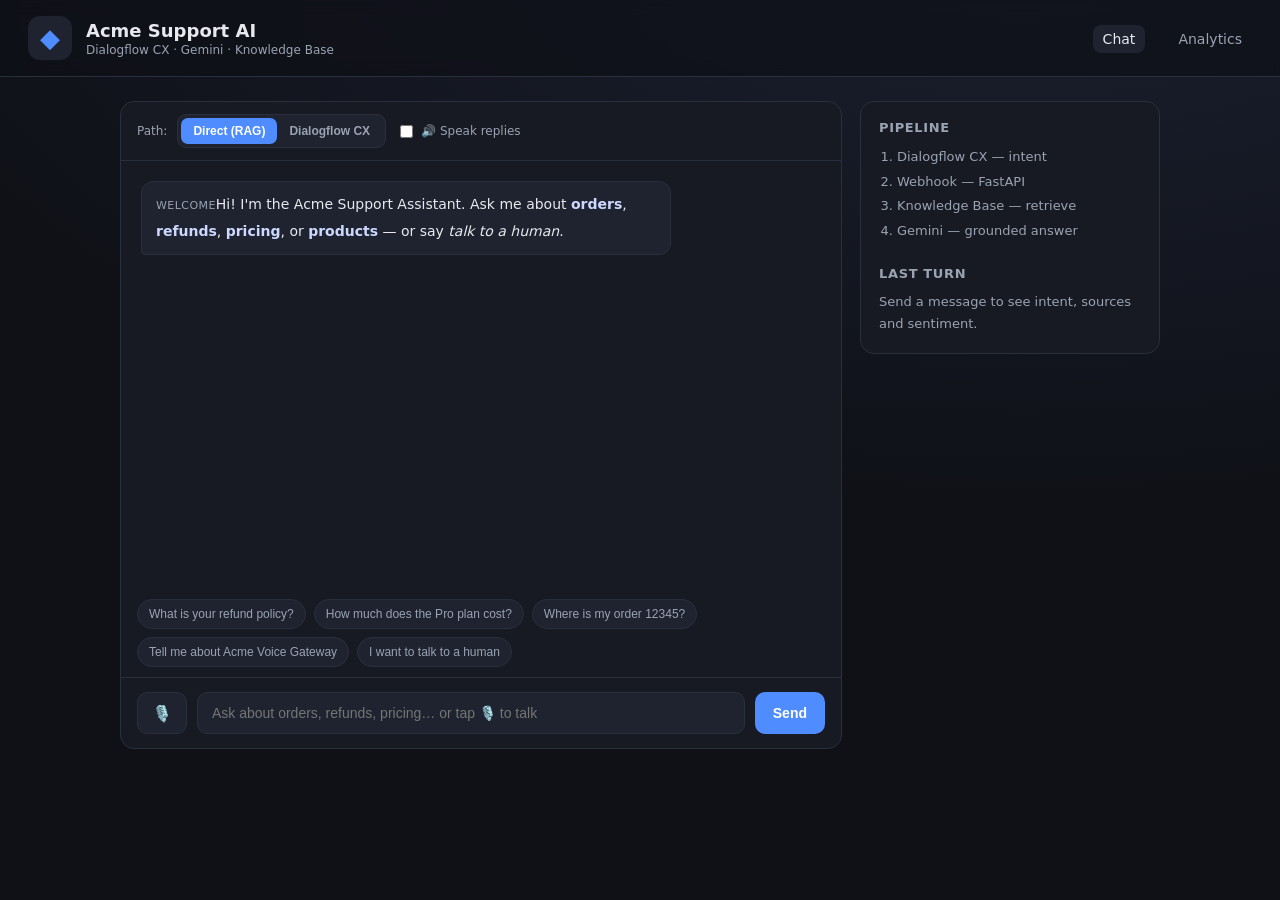
<file: frontend/index.html>
<!DOCTYPE html>
<html lang="en">
<head>
  <meta charset="UTF-8" />
  <meta name="viewport" content="width=device-width, initial-scale=1.0" />
  <title>Acme Support AI — Assistant</title>
  <link rel="stylesheet" href="styles.css" />
</head>
<body>
  <header class="topbar">
    <div class="brand">
      <span class="logo">◆</span>
      <div>
        <h1>Acme Support AI</h1>
        <p>Dialogflow CX · Gemini · Knowledge Base</p>
      </div>
    </div>
    <nav>
      <a href="index.html" class="active">Chat</a>
      <a href="dashboard.html">Analytics</a>
    </nav>
  </header>

  <main class="chat-shell">
    <section class="chat-panel">
      <div class="mode-bar">
        <span class="mode-label">Path:</span>
        <div class="toggle" id="mode-toggle">
          <button data-mode="direct" class="active">Direct (RAG)</button>
          <button data-mode="cx">Dialogflow CX</button>
        </div>
        <label class="voice-toggle"><input type="checkbox" id="speak-toggle" /> 🔊 Speak replies</label>
        <span id="cx-state" class="cx-state"></span>
      </div>
      <div id="messages" class="messages"></div>

      <div class="suggestions" id="suggestions">
        <button>What is your refund policy?</button>
        <button>How much does the Pro plan cost?</button>
        <button>Where is my order 12345?</button>
        <button>Tell me about Acme Voice Gateway</button>
        <button>I want to talk to a human</button>
      </div>

      <form id="chat-form" class="composer">
        <button type="button" id="mic" class="mic" title="Speak (voicebot)" aria-label="Speak">🎙️</button>
        <input id="input" type="text" placeholder="Ask about orders, refunds, pricing… or tap 🎙️ to talk" autocomplete="off" />
        <button type="submit">Send</button>
      </form>
    </section>

    <aside class="side-panel">
      <h3>Pipeline</h3>
      <ol class="pipeline">
        <li>Dialogflow CX — intent</li>
        <li>Webhook — FastAPI</li>
        <li>Knowledge Base — retrieve</li>
        <li>Gemini — grounded answer</li>
      </ol>
      <h3>Last turn</h3>
      <div id="meta" class="meta">Send a message to see intent, sources and sentiment.</div>
    </aside>
  </main>

  <!-- Ticket modal -->
  <div id="ticket-modal" class="modal hidden">
    <div class="modal-card">
      <h3>Create a support ticket</h3>
      <input id="t-name" placeholder="Your name" />
      <input id="t-email" type="email" placeholder="Email" />
      <textarea id="t-issue" placeholder="Describe your issue"></textarea>
      <div class="modal-actions">
        <button id="t-cancel" class="secondary">Cancel</button>
        <button id="t-submit">Submit ticket</button>
      </div>
    </div>
  </div>

  <script src="config.js"></script>
  <script src="app.js"></script>
</body>
</html>
</file>
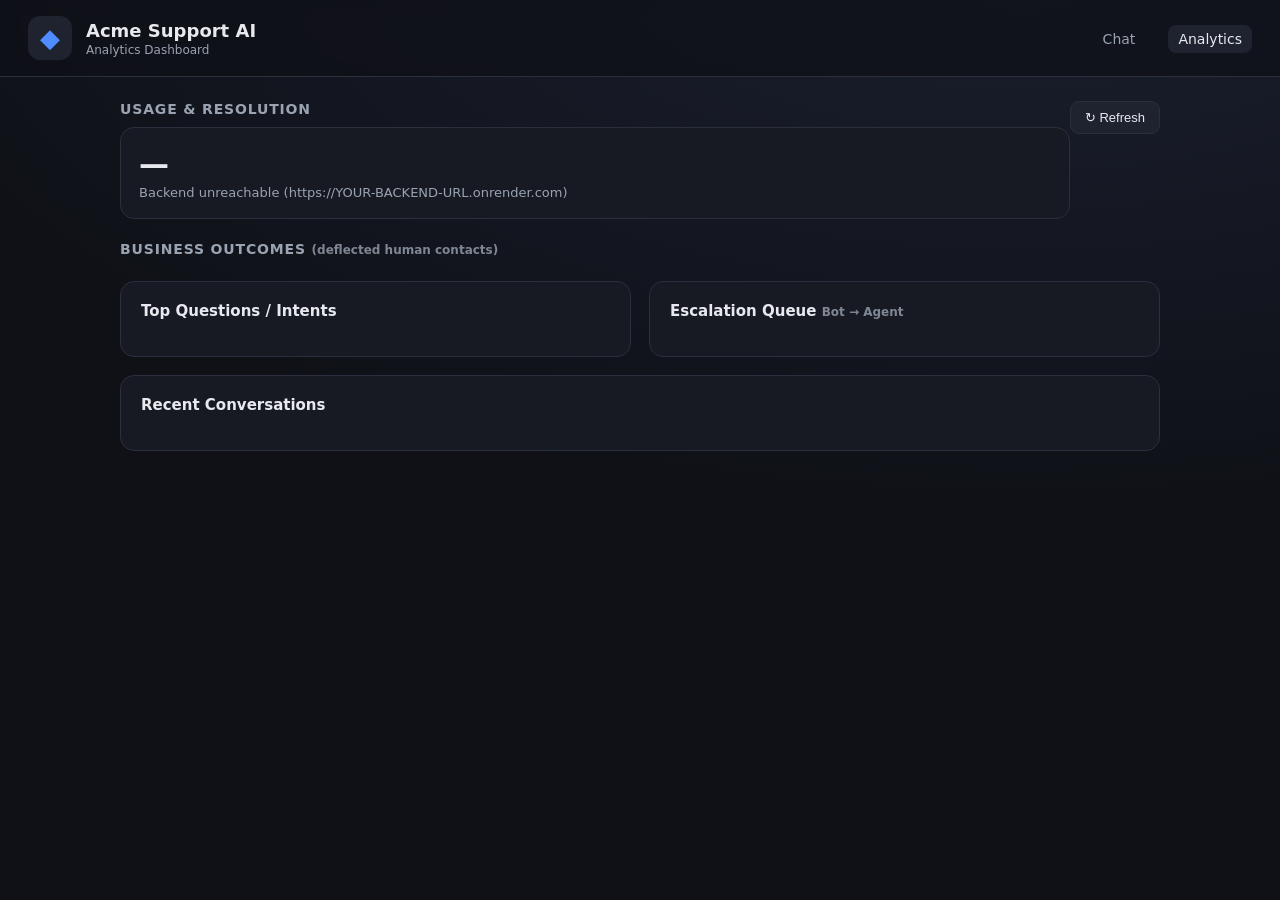
<file: frontend/dashboard.html>
<!DOCTYPE html>
<html lang="en">
<head>
  <meta charset="UTF-8" />
  <meta name="viewport" content="width=device-width, initial-scale=1.0" />
  <title>Acme Support AI — Analytics</title>
  <link rel="stylesheet" href="styles.css" />
</head>
<body>
  <header class="topbar">
    <div class="brand">
      <span class="logo">◆</span>
      <div>
        <h1>Acme Support AI</h1>
        <p>Analytics Dashboard</p>
      </div>
    </div>
    <nav>
      <a href="index.html">Chat</a>
      <a href="dashboard.html" class="active">Analytics</a>
    </nav>
  </header>

  <main class="dash">
    <button class="refresh" onclick="loadAnalytics()">↻ Refresh</button>

    <h2 class="section-title">Usage &amp; Resolution</h2>
    <div class="cards" id="cards"></div>

    <h2 class="section-title">Business Outcomes <span class="muted-note">(deflected human contacts)</span></h2>
    <div class="cards outcomes" id="outcomes"></div>
    <p class="assumptions" id="assumptions"></p>

    <div class="grid2">
      <div class="block">
        <h3>Top Questions / Intents</h3>
        <div id="intents"></div>
      </div>
      <div class="block">
        <h3>Escalation Queue <span class="muted-note">Bot → Agent</span></h3>
        <div class="recent" id="queue"></div>
      </div>
    </div>

    <div class="block" style="margin-top:18px">
      <h3>Recent Conversations</h3>
      <div class="recent" id="recent"></div>
    </div>
  </main>

  <script src="config.js"></script>
  <script src="dashboard.js"></script>
</body>
</html>
</file>
<file: frontend/styles.css>
:root {
  --bg: #0f1117;
  --panel: #171a23;
  --panel-2: #1f2330;
  --border: #2a2f3d;
  --text: #e7e9ee;
  --muted: #9aa3b2;
  --accent: #4f8cff;
  --accent-2: #34c759;
  --danger: #ff6b6b;
  --radius: 14px;
}

* { box-sizing: border-box; }
body {
  margin: 0;
  font-family: "Segoe UI", system-ui, -apple-system, sans-serif;
  background: radial-gradient(1200px 600px at 80% -10%, #1b2030, var(--bg));
  color: var(--text);
  min-height: 100vh;
}

.topbar {
  display: flex; align-items: center; justify-content: space-between;
  padding: 16px 28px; border-bottom: 1px solid var(--border);
  background: rgba(15,17,23,.7); backdrop-filter: blur(8px);
  position: sticky; top: 0; z-index: 5;
}
.brand { display: flex; align-items: center; gap: 14px; }
.logo {
  font-size: 26px; color: var(--accent);
  background: var(--panel-2); width: 44px; height: 44px;
  display: grid; place-items: center; border-radius: 12px;
}
.brand h1 { font-size: 18px; margin: 0; }
.brand p { margin: 2px 0 0; color: var(--muted); font-size: 12px; }
nav a {
  color: var(--muted); text-decoration: none; margin-left: 18px;
  font-size: 14px; padding: 6px 10px; border-radius: 8px;
}
nav a.active, nav a:hover { color: var(--text); background: var(--panel-2); }

.chat-shell {
  display: grid; grid-template-columns: 1fr 300px; gap: 18px;
  max-width: 1080px; margin: 24px auto; padding: 0 20px;
}
@media (max-width: 820px) { .chat-shell { grid-template-columns: 1fr; } .side-panel { order: -1; } }

.chat-panel {
  background: var(--panel); border: 1px solid var(--border);
  border-radius: var(--radius); display: flex; flex-direction: column;
  height: 72vh;
}
.mode-bar { display: flex; align-items: center; gap: 10px; padding: 12px 16px; border-bottom: 1px solid var(--border); }
.mode-label { font-size: 12px; color: var(--muted); }
.toggle { display: inline-flex; background: var(--panel-2); border: 1px solid var(--border); border-radius: 9px; padding: 3px; }
.toggle button { background: transparent; border: none; color: var(--muted); padding: 6px 12px; border-radius: 7px; cursor: pointer; font-size: 12px; font-weight: 600; }
.toggle button.active { background: var(--accent); color: #fff; }
.voice-toggle { font-size: 12px; color: var(--muted); display: inline-flex; align-items: center; gap: 5px; cursor: pointer; }
.voice-toggle input { accent-color: var(--accent); }
.cx-state { font-size: 11px; color: var(--muted); margin-left: auto; }
.cx-state.on { color: var(--accent-2); }
.cx-state.off { color: var(--danger); }

.messages { flex: 1; overflow-y: auto; padding: 20px; display: flex; flex-direction: column; gap: 12px; }

.msg { max-width: 78%; padding: 12px 14px; border-radius: 12px; line-height: 1.5; font-size: 14px; white-space: pre-wrap; }
.msg.user { align-self: flex-end; background: var(--accent); color: white; border-bottom-right-radius: 4px; }
.msg.bot { align-self: flex-start; background: var(--panel-2); border: 1px solid var(--border); border-bottom-left-radius: 4px; }
.msg.bot strong { color: #cdd8ff; }
.msg .tag {
  display: inline-block; font-size: 11px; color: var(--muted);
  margin-bottom: 6px; text-transform: uppercase; letter-spacing: .04em;
}
.typing { color: var(--muted); font-style: italic; }

.suggestions { display: flex; flex-wrap: wrap; gap: 8px; padding: 0 16px 10px; }
.suggestions button {
  background: var(--panel-2); border: 1px solid var(--border); color: var(--muted);
  padding: 7px 11px; border-radius: 20px; font-size: 12px; cursor: pointer;
}
.suggestions button:hover { color: var(--text); border-color: var(--accent); }

.composer { display: flex; gap: 10px; padding: 14px 16px; border-top: 1px solid var(--border); }
.composer input {
  flex: 1; background: var(--panel-2); border: 1px solid var(--border);
  color: var(--text); padding: 12px 14px; border-radius: 10px; font-size: 14px;
}
.composer input:focus { outline: none; border-color: var(--accent); }
.composer button, .modal button {
  background: var(--accent); color: white; border: none; padding: 12px 18px;
  border-radius: 10px; cursor: pointer; font-weight: 600; font-size: 14px;
}
.composer button:hover { filter: brightness(1.08); }
.composer .mic { background: var(--panel-2); border: 1px solid var(--border); font-size: 16px; padding: 0 14px; }
.composer .mic:hover { border-color: var(--accent); }
.composer .mic.listening { background: var(--danger); border-color: var(--danger); animation: pulse 1.1s infinite; }
.composer .mic:disabled { opacity: .4; cursor: not-allowed; }
@keyframes pulse { 0%,100% { box-shadow: 0 0 0 0 rgba(255,107,107,.5); } 50% { box-shadow: 0 0 0 6px rgba(255,107,107,0); } }

.feedback { display: flex; align-items: center; gap: 6px; margin-top: 8px; font-size: 12px; color: var(--muted); }
.feedback button { background: transparent; border: 1px solid var(--border); border-radius: 7px; cursor: pointer; padding: 2px 7px; font-size: 13px; }
.feedback button:hover { border-color: var(--accent); }

.side-panel { background: var(--panel); border: 1px solid var(--border); border-radius: var(--radius); padding: 18px; height: fit-content; }
.side-panel h3 { font-size: 13px; text-transform: uppercase; letter-spacing: .05em; color: var(--muted); margin: 0 0 10px; }
.pipeline { margin: 0 0 22px; padding-left: 18px; color: var(--muted); font-size: 13px; line-height: 1.9; }
.meta { font-size: 13px; color: var(--muted); line-height: 1.7; }
.meta .pill { display: inline-block; background: var(--panel-2); border: 1px solid var(--border); padding: 2px 9px; border-radius: 20px; color: var(--text); margin: 2px 4px 2px 0; font-size: 12px; }
.pill.neg { color: var(--danger); border-color: var(--danger); }
.pill.pos { color: var(--accent-2); border-color: var(--accent-2); }

/* Modal */
.modal { position: fixed; inset: 0; background: rgba(0,0,0,.6); display: grid; place-items: center; z-index: 20; }
.modal.hidden { display: none; }
.modal-card { background: var(--panel); border: 1px solid var(--border); border-radius: var(--radius); padding: 22px; width: 380px; max-width: 92vw; }
.modal-card h3 { margin: 0 0 14px; }
.modal-card input, .modal-card textarea {
  width: 100%; margin-bottom: 10px; background: var(--panel-2); border: 1px solid var(--border);
  color: var(--text); padding: 10px 12px; border-radius: 9px; font-size: 14px; font-family: inherit;
}
.modal-card textarea { min-height: 80px; resize: vertical; }
.modal-actions { display: flex; justify-content: flex-end; gap: 10px; }
.modal button.secondary { background: var(--panel-2); border: 1px solid var(--border); color: var(--text); }

/* Dashboard */
.dash { max-width: 1080px; margin: 24px auto; padding: 0 20px; }
.cards { display: grid; grid-template-columns: repeat(auto-fit, minmax(170px, 1fr)); gap: 14px; margin-bottom: 22px; }
.card { background: var(--panel); border: 1px solid var(--border); border-radius: var(--radius); padding: 18px; }
.card .value { font-size: 30px; font-weight: 700; }
.card .label { color: var(--muted); font-size: 13px; margin-top: 4px; }
.card .value.green { color: var(--accent-2); }
.card .value.blue { color: var(--accent); }
.card .value.amber { color: #ffcc66; }
.outcomes .card { background: linear-gradient(180deg, rgba(52,199,89,.08), var(--panel)); }
.section-title { font-size: 14px; text-transform: uppercase; letter-spacing: .06em; color: var(--muted); margin: 22px 0 10px; }
.muted-note { text-transform: none; letter-spacing: 0; font-size: 12px; color: var(--muted); opacity: .8; }
.assumptions { font-size: 11px; color: var(--muted); margin: -8px 0 4px; }
.empty { color: var(--muted); }
.recent .row em { color: var(--muted); font-style: normal; }
.status { font-size: 11px; padding: 2px 9px; border-radius: 20px; border: 1px solid var(--border); height: fit-content; white-space: nowrap; }
.status.open { color: #ffcc66; border-color: #ffcc66; }
.status.closed { color: var(--accent-2); border-color: var(--accent-2); }
.grid2 { display: grid; grid-template-columns: 1fr 1fr; gap: 18px; }
@media (max-width: 820px) { .grid2 { grid-template-columns: 1fr; } }
.block { background: var(--panel); border: 1px solid var(--border); border-radius: var(--radius); padding: 20px; }
.block h3 { margin: 0 0 16px; font-size: 15px; }
.bar-row { margin-bottom: 12px; }
.bar-row .bar-top { display: flex; justify-content: space-between; font-size: 13px; margin-bottom: 5px; }
.bar { height: 9px; background: var(--panel-2); border-radius: 6px; overflow: hidden; }
.bar > span { display: block; height: 100%; background: linear-gradient(90deg, var(--accent), #7aa7ff); }
.recent { font-size: 13px; }
.recent .row { display: flex; justify-content: space-between; padding: 8px 0; border-bottom: 1px solid var(--border); color: var(--muted); gap: 10px; }
.recent .row span:first-child { color: var(--text); overflow: hidden; text-overflow: ellipsis; white-space: nowrap; }
.refresh { float: right; background: var(--panel-2); border: 1px solid var(--border); color: var(--text); padding: 8px 14px; border-radius: 9px; cursor: pointer; font-size: 13px; }
</file>
